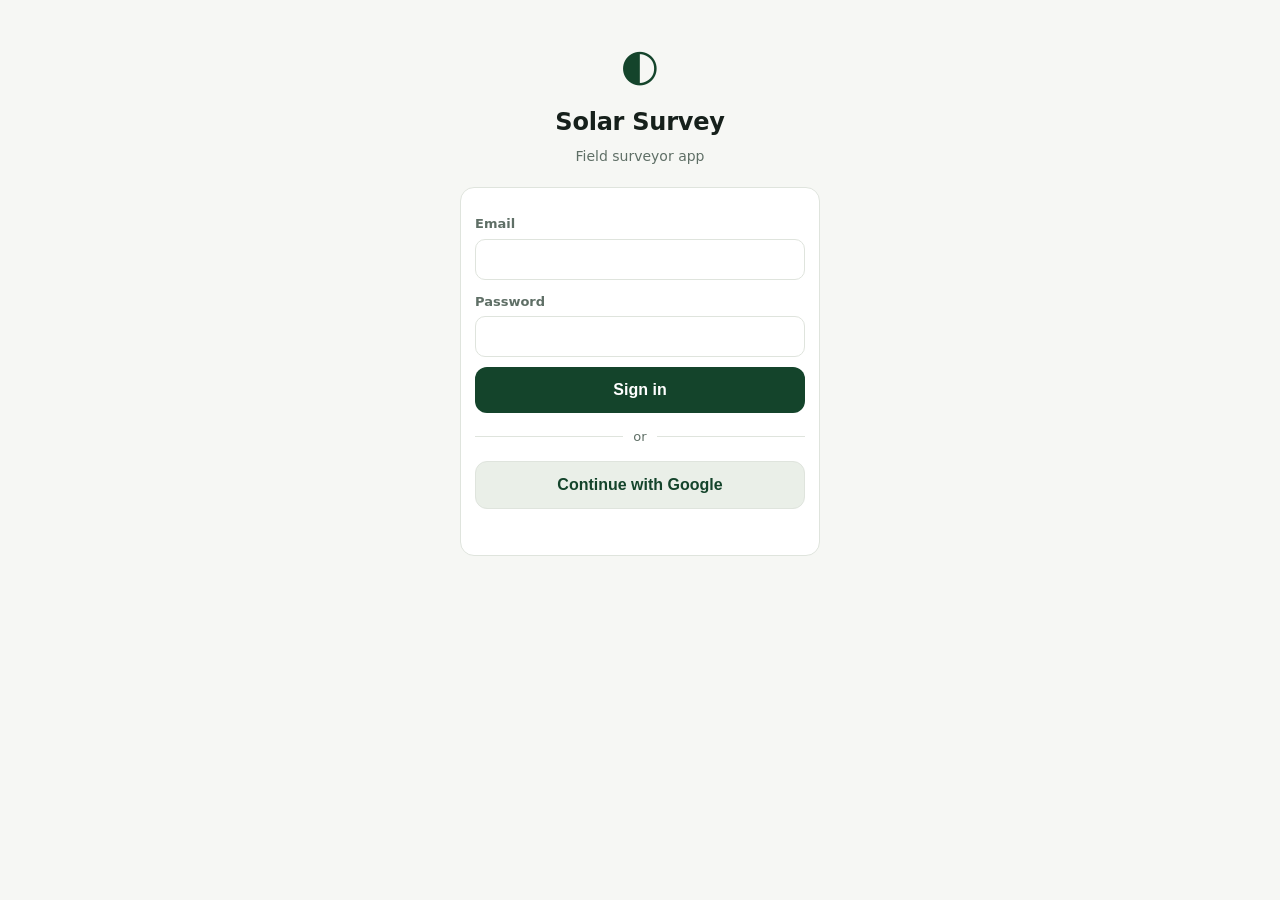
<file: survey/index.html>
<!doctype html>
<html lang="en">
<head>
<meta charset="utf-8">
<meta name="viewport" content="width=device-width, initial-scale=1, viewport-fit=cover">
<title>Solar Survey — Surveyor</title>
<meta name="theme-color" content="#14442b">
<meta name="description" content="Field survey capture — assignments, form, photos with compass and GPS.">

<!-- Installable / "Add to Home Screen" -->
<link rel="manifest" href="./manifest.webmanifest">
<link rel="icon" href="./icons/icon-192.png">
<link rel="apple-touch-icon" href="./icons/icon-192.png">
<meta name="apple-mobile-web-app-capable" content="yes">
<meta name="apple-mobile-web-app-status-bar-style" content="black-translucent">
<meta name="apple-mobile-web-app-title" content="Solar Survey">
<meta name="mobile-web-app-capable" content="yes">

<link rel="stylesheet" href="./app.css">
</head>
<body>

<div id="app"><div class="center"><div class="spinner"></div></div></div>

<!-- supabase-js ships as a UMD bundle -> plain script, sets window.supabase.
     Vendored (not a CDN) so the app still boots offline from the service-worker
     cache and has no third-party runtime dependency. -->
<script src="./vendor/supabase.js"></script>
<script type="module" src="./js/app.js"></script>

<script>
  // Scoped to this folder, so it never interferes with the Flutter portal's
  // own service worker at the site root.
  if ('serviceWorker' in navigator) {
    window.addEventListener('load', () => {
      navigator.serviceWorker.register('./sw.js').catch(() => {});
    });
  }
</script>
</body>
</html>
</file>
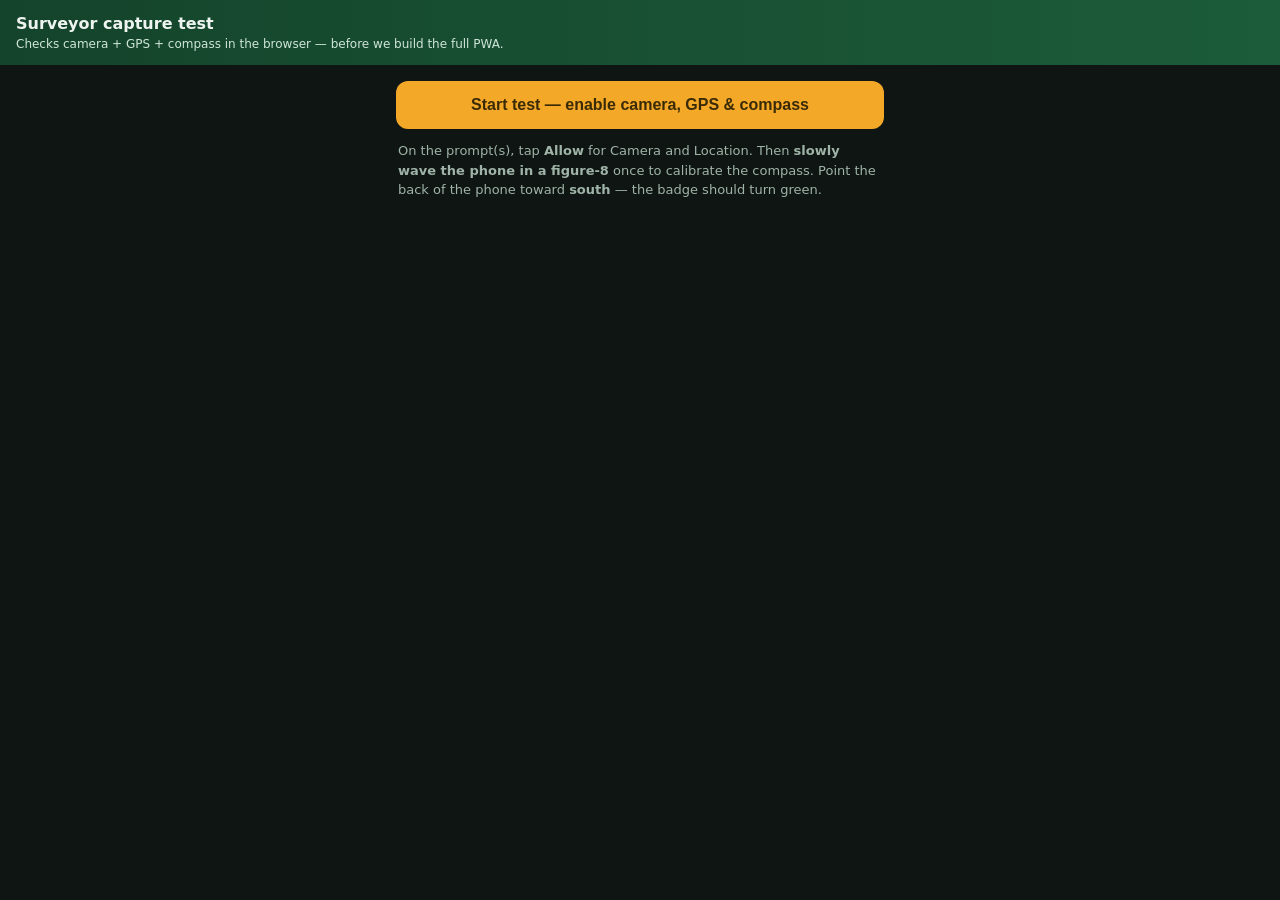
<file: compass-test.html>
<!doctype html>
<html lang="en">
<head>
<meta charset="utf-8">
<meta name="viewport" content="width=device-width, initial-scale=1, maximum-scale=1, user-scalable=no">
<meta name="theme-color" content="#0f2417">
<title>Surveyor PWA — Compass / Camera / GPS test</title>
<style>
  :root{ --pine:#14442b; --pine2:#1c5c3a; --amber:#f4a828; --south:#2e7d32; --bg:#0e1512; --card:#16201b; --line:#2a3a30; --text:#eef4f0; --mut:#9fb3a8; }
  *{ box-sizing:border-box; -webkit-tap-highlight-color:transparent; }
  body{ margin:0; font-family:system-ui,-apple-system,Segoe UI,Roboto,sans-serif; background:var(--bg); color:var(--text); }
  header{ padding:14px 16px; background:linear-gradient(90deg,var(--pine),var(--pine2)); }
  header h1{ margin:0; font-size:16px; font-weight:700; }
  header p{ margin:4px 0 0; font-size:12px; color:#cfe6d8; }
  .wrap{ padding:16px; max-width:520px; margin:0 auto; }
  .btn{ display:block; width:100%; border:0; border-radius:12px; padding:15px; font-size:16px; font-weight:700;
        background:var(--amber); color:#3a2b06; }
  .btn.sec{ background:var(--pine2); color:#fff; }
  .btn:disabled{ opacity:.5; }
  .hint{ font-size:13px; color:var(--mut); margin:12px 2px; line-height:1.5; }
  .camwrap{ position:relative; width:100%; aspect-ratio:3/4; background:#000; border-radius:14px; overflow:hidden; border:1px solid var(--line); }
  video{ width:100%; height:100%; object-fit:cover; display:block; }
  .dial{ position:absolute; top:12px; left:12px; width:96px; height:96px; border-radius:50%;
         background:rgba(0,0,0,.45); border:2px solid rgba(255,255,255,.6); }
  .rose{ position:absolute; inset:0; transition:transform .12s linear; }
  .tick{ position:absolute; left:50%; top:6px; transform-origin:50% 42px; font-size:11px; font-weight:800; color:#fff; margin-left:-6px; width:12px; text-align:center; }
  .tick.n{ color:#ff6b6b; }
  .needle{ position:absolute; left:50%; top:50%; width:2px; height:38px; background:var(--amber); transform-origin:50% 0; margin-left:-1px; }
  .pointer{ position:absolute; left:50%; top:2px; margin-left:-6px; border-left:6px solid transparent; border-right:6px solid transparent; border-bottom:9px solid #fff; }
  .south{ position:absolute; top:12px; right:12px; padding:8px 12px; border-radius:10px; font-weight:800; font-size:13px;
          background:rgba(0,0,0,.5); border:1px solid rgba(255,255,255,.35); color:#fff; }
  .south.ok{ background:var(--south); border-color:#fff; }
  .readout{ display:grid; grid-template-columns:1fr 1fr; gap:10px; margin-top:14px; }
  .cell{ background:var(--card); border:1px solid var(--line); border-radius:12px; padding:12px; }
  .cell .k{ font-size:11px; color:var(--mut); text-transform:uppercase; letter-spacing:.04em; }
  .cell .v{ font-size:20px; font-weight:800; margin-top:3px; }
  .cell.full{ grid-column:1/3; }
  #shot img{ width:100%; border-radius:12px; border:1px solid var(--line); margin-top:10px; }
  a.dl{ display:inline-block; margin-top:8px; color:var(--amber); font-weight:700; font-size:14px; }
  details{ margin-top:16px; background:var(--card); border:1px solid var(--line); border-radius:12px; padding:12px; }
  summary{ font-weight:700; font-size:14px; }
  pre{ white-space:pre-wrap; word-break:break-word; font-size:12px; color:var(--mut); margin:10px 0 0; }
  .err{ color:#ff8a8a; font-size:13px; margin-top:8px; }
</style>
</head>
<body>
<header>
  <h1>Surveyor capture test</h1>
  <p>Checks camera + GPS + compass in the browser — before we build the full PWA.</p>
</header>
<div class="wrap">
  <button id="start" class="btn">Start test — enable camera, GPS &amp; compass</button>
  <p class="hint">
    On the prompt(s), tap <b>Allow</b> for Camera and Location. Then <b>slowly wave the phone in a figure-8</b>
    once to calibrate the compass. Point the back of the phone toward <b>south</b> — the badge should turn green.
  </p>
  <div id="err" class="err"></div>

  <div id="stage" hidden>
    <div class="camwrap">
      <video id="cam" autoplay playsinline muted></video>
      <div class="dial">
        <div class="pointer"></div>
        <div id="rose" class="rose">
          <div class="tick n" style="transform:rotate(0deg)">N</div>
          <div class="tick" style="transform:rotate(90deg)">E</div>
          <div class="tick" style="transform:rotate(180deg)">S</div>
          <div class="tick" style="transform:rotate(270deg)">W</div>
          <div class="needle"></div>
        </div>
      </div>
      <div id="south" class="south">Point south</div>
    </div>

    <div class="readout">
      <div class="cell"><div class="k">Heading</div><div class="v"><span id="hdg">–</span>°</div></div>
      <div class="cell"><div class="k">Facing</div><div class="v" id="card">–</div></div>
      <div class="cell full"><div class="k">GPS (lat, lng · accuracy)</div><div class="v" id="gps" style="font-size:15px">waiting…</div></div>
    </div>

    <button id="capture" class="btn sec" style="margin-top:14px">Capture photo with watermark</button>
    <canvas id="canvas" hidden></canvas>
    <div id="shot"></div>

    <details>
      <summary>Diagnostics (screenshot &amp; send me this)</summary>
      <pre id="diag">–</pre>
    </details>
  </div>
</div>

<script>
(function(){
  var DIRS=['N','NNE','NE','ENE','E','ESE','SE','SSE','S','SSW','SW','WSW','W','WNW','NW','NNW'];
  function cardinal(h){ return DIRS[Math.round(h/22.5)%16]; }
  function isSouth(h){ return h>=135 && h<=225; }   // 180° ± 45°, matches the app rule
  // Smallest signed angle a-b, in [-180,180] — handles the 359°/0° wrap.
  function angDiff(a,b){ return ((a-b)%360+540)%360-180; }

  // Magnetometer output is noisy -> low-pass filter the heading. Average on the
  // unit circle (sin/cos) so the 359°->0° wrap doesn't average to ~180°.
  var sSin=null, sCos=null, SMOOTH=0.10, southState=false;
  function smooth(h){
    var r=h*Math.PI/180, s=Math.sin(r), c=Math.cos(r);
    if(sSin==null){ sSin=s; sCos=c; } else { sSin+=SMOOTH*(s-sSin); sCos+=SMOOTH*(c-sCos); }
    var o=Math.atan2(sSin,sCos)*180/Math.PI; return o<0?o+360:o;
  }
  // Hysteresis so the SOUTH badge doesn't flicker right at the 135/225 boundary.
  function southHyst(h){ southState = southState ? (h>=130&&h<=230) : (h>=135&&h<=225); return southState; }

  var start=document.getElementById('start'), stage=document.getElementById('stage'),
      errEl=document.getElementById('err'), cam=document.getElementById('cam'),
      rose=document.getElementById('rose'), southEl=document.getElementById('south'),
      hdgEl=document.getElementById('hdg'), cardEl=document.getElementById('card'),
      gpsEl=document.getElementById('gps'), diag=document.getElementById('diag'),
      captureBtn=document.getElementById('capture'), canvas=document.getElementById('canvas'),
      shot=document.getElementById('shot');

  var heading=null, headingSrc='—', lastEvt={}, pos=null, screenAngle=0;
  var gotAbsolute=false, shown=null;   // shown = last heading actually drawn (deadband)

  function showErr(m){ errEl.textContent=m; }
  function updateDiag(){
    diag.textContent = JSON.stringify({
      userAgent: navigator.userAgent,
      headingSource: headingSrc,
      heading: heading==null?null:Math.round(heading),
      cardinal: heading==null?null:cardinal(heading),
      south: heading==null?null:isSouth(heading),
      screenAngle: screenAngle,
      absoluteEventSupported: ('ondeviceorientationabsolute' in window),
      usingAbsolute: gotAbsolute,
      lastOrientation: lastEvt,
      gps: pos
    }, null, 2);
  }

  function handle(e){
    lastEvt = { absolute:e.absolute, alpha:round(e.alpha), beta:round(e.beta), gamma:round(e.gamma),
                webkitCompassHeading: (typeof e.webkitCompassHeading==='number')?round(e.webkitCompassHeading):undefined,
                webkitCompassAccuracy: e.webkitCompassAccuracy };
    var h=null;
    if(typeof e.webkitCompassHeading==='number' && !isNaN(e.webkitCompassHeading)){
      h = e.webkitCompassHeading; headingSrc='webkitCompassHeading (iOS)';
    } else if(e.alpha!=null){
      h = 360 - e.alpha; headingSrc = e.absolute ? 'alpha (Android, absolute)' : 'alpha (relative — may drift)';
    }
    if(h==null){ updateDiag(); return; }
    screenAngle = (screen.orientation && screen.orientation.angle) || window.orientation || 0;
    h = (h + screenAngle) % 360; if(h<0) h+=360;
    heading = smooth(h);
    // Deadband: only redraw the number/dial when the heading actually moves ~1°,
    // so sub-degree sensor jitter doesn't twitch the display.
    if(shown==null || Math.abs(angDiff(heading, shown))>=1){
      shown = heading;
      hdgEl.textContent = Math.round(shown);
      cardEl.textContent = cardinal(shown);
      rose.style.transform = 'rotate(' + (-shown) + 'deg)';   // rotate rose so N points to real north
    }
    var s = southHyst(heading);
    southEl.textContent = s ? 'SOUTH ✓' : 'Point south';
    southEl.className = 'south' + (s?' ok':'');
    updateDiag();
  }
  // Prefer the ABSOLUTE (true-north) sensor. Many Android phones ALSO fire the
  // plain `deviceorientation` event with a relative/drifting heading; feeding
  // both into one handler makes them fight and the dial flickers. So once an
  // absolute reading has arrived, ignore the relative stream entirely.
  function onAbsolute(e){ gotAbsolute=true; handle(e); }
  function onRelative(e){ if(gotAbsolute) return; handle(e); }
  function round(v){ return v==null?null:Math.round(v*10)/10; }

  async function begin(){
    showErr('');
    // 1) compass permission (iOS 13+ needs an explicit request on a tap)
    try{
      if(typeof DeviceOrientationEvent!=='undefined' && typeof DeviceOrientationEvent.requestPermission==='function'){
        var p = await DeviceOrientationEvent.requestPermission();
        if(p!=='granted') showErr('Compass permission denied — heading will not show.');
      }
    }catch(e){ /* non-iOS throws; ignore */ }
    if('ondeviceorientationabsolute' in window){
      window.addEventListener('deviceorientationabsolute', onAbsolute, true);
    }
    window.addEventListener('deviceorientation', onRelative, true);

    // 2) camera (rear)
    try{
      var stream = await navigator.mediaDevices.getUserMedia({ video:{ facingMode:{ ideal:'environment' } }, audio:false });
      cam.srcObject = stream;
    }catch(e){ showErr('Camera error: '+e.message); }

    // 3) GPS
    if(navigator.geolocation){
      navigator.geolocation.watchPosition(function(p){
        pos = { lat:+p.coords.latitude.toFixed(6), lng:+p.coords.longitude.toFixed(6), acc:Math.round(p.coords.accuracy) };
        gpsEl.textContent = pos.lat+', '+pos.lng+'  (±'+pos.acc+' m)';
        updateDiag();
      }, function(e){ gpsEl.textContent='GPS error: '+e.message; },
      { enableHighAccuracy:true, maximumAge:2000, timeout:15000 });
    } else { gpsEl.textContent='No geolocation support'; }

    start.hidden = true; stage.hidden = false; updateDiag();
  }

  function capture(){
    if(!cam.videoWidth){ showErr('Camera not ready yet.'); return; }
    var w=cam.videoWidth, h=cam.videoHeight, ctx=canvas.getContext('2d');
    canvas.width=w; canvas.height=h;
    ctx.drawImage(cam,0,0,w,h);
    var pad=Math.round(w*0.03), fs=Math.round(w*0.033), bh=fs*3.4;
    // caption band
    ctx.fillStyle='rgba(0,0,0,0.55)'; ctx.fillRect(0,h-bh,w,bh);
    ctx.fillStyle='#fff'; ctx.font='600 '+fs+'px system-ui,sans-serif'; ctx.textBaseline='top';
    var gpsTxt = pos ? ('GPS '+pos.lat+', '+pos.lng+'  (±'+pos.acc+'m)') : 'GPS unavailable';
    var hd = heading==null?'—':(Math.round(heading)+'° '+cardinal(heading));
    ctx.fillText(gpsTxt, pad, h-bh+pad*0.6);
    ctx.fillText('Heading '+hd+(heading!=null&&isSouth(heading)?'   ✓ SOUTH FACING':''), pad, h-bh+pad*0.6+fs*1.2);
    ctx.fillText(new Date().toLocaleString(), pad, h-bh+pad*0.6+fs*2.4);
    if(heading!=null && isSouth(heading)){
      ctx.fillStyle='#2e7d32'; ctx.fillRect(pad,pad,fs*7.5,fs*1.7);
      ctx.fillStyle='#fff'; ctx.font='800 '+fs+'px system-ui'; ctx.fillText('SOUTH FACING', pad+fs*0.4, pad+fs*0.35);
    }
    var url = canvas.toDataURL('image/jpeg',0.9);
    shot.innerHTML = '<img src="'+url+'"><br><a class="dl" href="'+url+'" download="capture-test.jpg">Download this photo</a>';
  }

  start.addEventListener('click', begin);
  captureBtn.addEventListener('click', capture);
})();
</script>
</body>
</html>
</file>
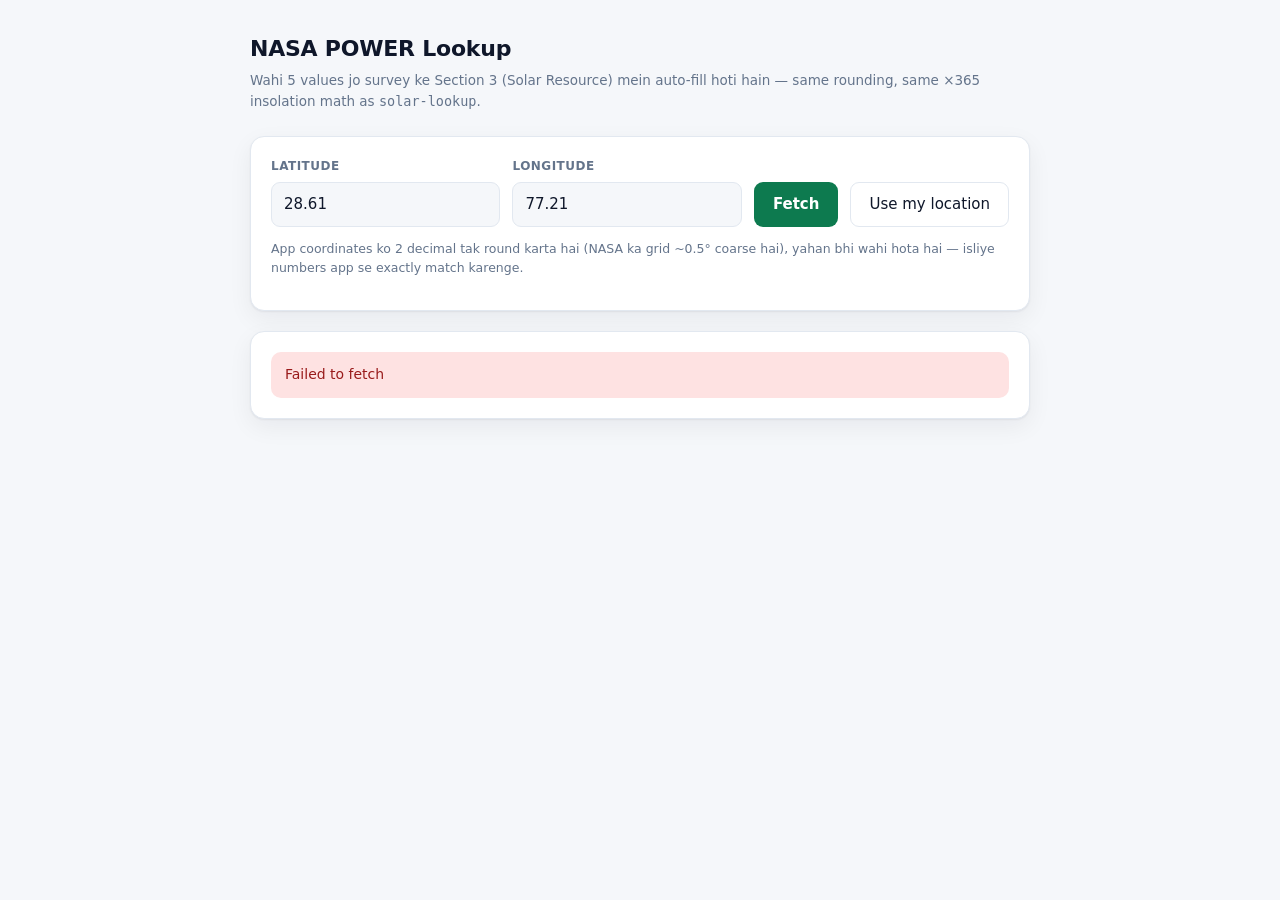
<file: nasa.html>
<!doctype html>
<html lang="en">
<head>
<meta charset="utf-8">
<meta name="viewport" content="width=device-width, initial-scale=1">
<title>NASA POWER Lookup — Solar Survey</title>
<style>
  :root {
    --bg: #f5f7fa; --card: #ffffff; --ink: #0f172a; --muted: #64748b;
    --line: #e2e8f0; --accent: #0d7a4f; --accent-soft: #e7f5ee; --warn: #b45309;
    --shadow: 0 1px 2px rgba(15,23,42,.06), 0 8px 24px rgba(15,23,42,.06);
  }
  @media (prefers-color-scheme: dark) {
    :root {
      --bg: #0b1120; --card: #131c2e; --ink: #e8eef7; --muted: #93a3b8;
      --line: #253349; --accent: #34d399; --accent-soft: #12291f; --warn: #fbbf24;
      --shadow: 0 1px 2px rgba(0,0,0,.4), 0 8px 24px rgba(0,0,0,.35);
    }
  }
  * { box-sizing: border-box; }
  body {
    margin: 0; padding: 32px 20px 64px; background: var(--bg); color: var(--ink);
    font: 15px/1.55 system-ui, -apple-system, "Segoe UI", Roboto, sans-serif;
  }
  .wrap { max-width: 780px; margin: 0 auto; }
  h1 { font-size: 22px; margin: 0 0 4px; letter-spacing: -.01em; }
  .sub { color: var(--muted); font-size: 13.5px; margin: 0 0 24px; }
  .card {
    background: var(--card); border: 1px solid var(--line); border-radius: 14px;
    padding: 20px; box-shadow: var(--shadow); margin-bottom: 20px;
  }
  .row { display: flex; gap: 12px; flex-wrap: wrap; align-items: flex-end; }
  .field { flex: 1 1 150px; min-width: 140px; }
  label { display: block; font-size: 12px; font-weight: 600; color: var(--muted);
          text-transform: uppercase; letter-spacing: .04em; margin-bottom: 6px; }
  input {
    width: 100%; padding: 10px 12px; font: inherit; color: var(--ink);
    background: var(--bg); border: 1px solid var(--line); border-radius: 9px;
  }
  input:focus { outline: 2px solid var(--accent); outline-offset: 1px; border-color: transparent; }
  button {
    padding: 10px 18px; font: inherit; font-weight: 600; border-radius: 9px;
    border: 1px solid transparent; background: var(--accent); color: #fff; cursor: pointer;
  }
  button.ghost { background: transparent; border-color: var(--line); color: var(--ink); font-weight: 500; }
  button:disabled { opacity: .55; cursor: default; }
  .hint { font-size: 12.5px; color: var(--muted); margin-top: 12px; }
  .grid { display: grid; grid-template-columns: repeat(auto-fit, minmax(150px, 1fr)); gap: 12px; }
  .stat { background: var(--accent-soft); border-radius: 11px; padding: 14px 16px; }
  .stat .k { font-size: 12px; color: var(--muted); font-weight: 600; }
  .stat .v { font-size: 24px; font-weight: 700; letter-spacing: -.02em; margin-top: 2px;
             font-variant-numeric: tabular-nums; }
  .stat .u { font-size: 13px; font-weight: 500; color: var(--muted); margin-left: 3px; }
  .tablewrap { overflow-x: auto; margin-top: 20px; }
  table { border-collapse: collapse; width: 100%; font-size: 13px; font-variant-numeric: tabular-nums; }
  th, td { padding: 7px 10px; text-align: right; border-bottom: 1px solid var(--line); white-space: nowrap; }
  th:first-child, td:first-child { text-align: left; font-weight: 600; }
  thead th { color: var(--muted); font-size: 11.5px; text-transform: uppercase; letter-spacing: .04em; }
  tbody tr:last-child td { border-bottom: none; background: var(--accent-soft); font-weight: 700; }
  .url { font-family: ui-monospace, "Cascadia Code", Consolas, monospace; font-size: 11.5px;
         color: var(--muted); word-break: break-all; margin-top: 16px;
         padding-top: 14px; border-top: 1px solid var(--line); }
  .url a { color: var(--accent); }
  .msg { padding: 12px 14px; border-radius: 10px; font-size: 14px; }
  .msg.err { background: #fee2e2; color: #991b1b; }
  @media (prefers-color-scheme: dark) { .msg.err { background: #3b1418; color: #fca5a5; } }
  .note { font-size: 12.5px; color: var(--warn); margin-top: 14px; }
  h2 { font-size: 15px; margin: 0 0 14px; }
</style>
</head>
<body>
<div class="wrap">
  <h1>NASA POWER Lookup</h1>
  <p class="sub">Wahi 5 values jo survey ke Section 3 (Solar Resource) mein auto-fill hoti hain —
     same rounding, same &times;365 insolation math as <code>solar-lookup</code>.</p>

  <div class="card">
    <div class="row">
      <div class="field">
        <label for="lat">Latitude</label>
        <input id="lat" type="number" step="any" value="28.61" placeholder="28.61">
      </div>
      <div class="field">
        <label for="lon">Longitude</label>
        <input id="lon" type="number" step="any" value="77.21" placeholder="77.21">
      </div>
      <button id="go">Fetch</button>
      <button id="loc" class="ghost">Use my location</button>
    </div>
    <p class="hint">App coordinates ko 2 decimal tak round karta hai (NASA ka grid ~0.5&deg; coarse hai),
       yahan bhi wahi hota hai — isliye numbers app se exactly match karenge.</p>
  </div>

  <div id="out"></div>
</div>

<script>
const MONTHS = ['JAN','FEB','MAR','APR','MAY','JUN','JUL','AUG','SEP','OCT','NOV','DEC'];
const PARAMS = 'T2M,T2M_MAX,T2M_MIN,ALLSKY_SFC_SW_DWN,WS10M';
const round2 = n => Math.round(n * 100) / 100;
const r1 = n => (Math.round(n * 10) / 10).toFixed(1);
const out = document.getElementById('out');

function buildUrl(lat, lon) {
  return 'https://power.larc.nasa.gov/api/temporal/climatology/point'
    + '?parameters=' + PARAMS + '&community=RE'
    + '&longitude=' + lon + '&latitude=' + lat + '&format=JSON';
}

async function fetchData() {
  const lat = round2(parseFloat(document.getElementById('lat').value));
  const lon = round2(parseFloat(document.getElementById('lon').value));
  if (Number.isNaN(lat) || Number.isNaN(lon) ||
      lat < -90 || lat > 90 || lon < -180 || lon > 180) {
    out.innerHTML = '<div class="card"><div class="msg err">Valid lat (-90..90) aur lon (-180..180) daalo.</div></div>';
    return;
  }
  const url = buildUrl(lat, lon);
  const btn = document.getElementById('go');
  btn.disabled = true; btn.textContent = 'Fetching…';
  try {
    const resp = await fetch(url);
    if (!resp.ok) throw new Error('NASA POWER responded ' + resp.status);
    const body = await resp.json();
    const p = body && body.properties && body.properties.parameter;
    if (!p) throw new Error('Unexpected NASA POWER response.');
    render(p, lat, lon, url, body.header);
  } catch (e) {
    out.innerHTML = '<div class="card"><div class="msg err">' + e.message + '</div></div>';
  } finally {
    btn.disabled = false; btn.textContent = 'Fetch';
  }
}

function render(p, lat, lon, url, header) {
  const ann = k => { const v = p[k] && p[k].ANN; return typeof v === 'number' ? v : NaN; };
  const t2m = ann('T2M'), tmax = ann('T2M_MAX'), tmin = ann('T2M_MIN'),
        sw = ann('ALLSKY_SFC_SW_DWN'), ws = ann('WS10M');

  if ([t2m, tmax, tmin, sw, ws].some(v => Number.isNaN(v) || v <= -998)) {
    out.innerHTML = '<div class="card"><div class="msg err">No solar data for this location '
      + '(NASA fill value -999 — samundar ya out-of-grid point).</div></div>';
    return;
  }

  const stats = [
    ['Avg temperature', r1(t2m), '°C'],
    ['Max temperature', r1(tmax), '°C'],
    ['Min temperature', r1(tmin), '°C'],
    ['Annual insolation', String(Math.round(sw * 365)), 'kWh/m²/yr'],
    ['Avg wind speed', r1(ws), 'm/s'],
  ].map(s => '<div class="stat"><div class="k">' + s[0] + '</div>'
    + '<div class="v">' + s[1] + '<span class="u">' + s[2] + '</span></div></div>').join('');

  const keys = [
    ['T2M', 'Avg temp (°C)'], ['T2M_MAX', 'Max temp (°C)'], ['T2M_MIN', 'Min temp (°C)'],
    ['ALLSKY_SFC_SW_DWN', 'Insolation (kWh/m²/day)'], ['WS10M', 'Wind (m/s)'],
  ];
  const head = '<tr><th>Month</th>' + keys.map(k => '<th>' + k[1] + '</th>').join('') + '</tr>';
  const rows = MONTHS.concat(['ANN']).map(m =>
    '<tr><td>' + (m === 'ANN' ? 'Annual' : m) + '</td>'
    + keys.map(k => '<td>' + (p[k[0]][m] != null ? p[k[0]][m] : '—') + '</td>').join('')
    + '</tr>').join('');

  out.innerHTML =
    '<div class="card"><h2>App mein jo bharega (' + lat + ', ' + lon + ')</h2>'
    + '<div class="grid">' + stats + '</div>'
    + '<p class="note">Insolation = ' + sw + ' kWh/m²/day &times; 365 = '
    + Math.round(sw * 365) + ' kWh/m²/year</p>'
    + '<div class="url">Source: <a href="' + url + '" target="_blank" rel="noopener">' + url + '</a></div>'
    + '</div>'
    + '<div class="card"><h2>Monthly breakdown</h2>'
    + '<div class="tablewrap"><table><thead>' + head + '</thead><tbody>' + rows + '</tbody></table></div>'
    + (header && header.range ? '<p class="hint">' + header.range + '</p>' : '')
    + '</div>';
}

document.getElementById('go').addEventListener('click', fetchData);
document.getElementById('loc').addEventListener('click', () => {
  navigator.geolocation.getCurrentPosition(
    pos => {
      document.getElementById('lat').value = round2(pos.coords.latitude);
      document.getElementById('lon').value = round2(pos.coords.longitude);
      fetchData();
    },
    err => { out.innerHTML = '<div class="card"><div class="msg err">Location nahi mili: '
      + err.message + '</div></div>'; },
    { enableHighAccuracy: true, timeout: 10000 }
  );
});
[document.getElementById('lat'), document.getElementById('lon')].forEach(el =>
  el.addEventListener('keydown', e => { if (e.key === 'Enter') fetchData(); }));

fetchData();
</script>
</body>
</html>
</file>
<file: survey/app.css>
/* Surveyor PWA styles.
 *
 * Deliberately LIGHT and high-contrast: surveyors use this outdoors in direct
 * sun, where a dark UI is hard to read. Brand colours match the Ops portal
 * (deep pine + amber) from web/lib/theme/app_theme.dart. System fonts only —
 * no webfont download, so the app boots instantly and works offline.
 */
:root {
  --pine:#14442b; --pine2:#1c5c3a; --amber:#f4a828; --amber-d:#8a5b00;
  --south:#2e7d32; --danger:#b3261e; --warn:#8a5b00;
  --bg:#f6f7f4; --card:#fff; --line:#dfe4dd; --text:#16201b; --mut:#5f6f66;
  --radius:14px;
}
* { box-sizing:border-box; -webkit-tap-highlight-color:transparent; }
html, body { margin:0; padding:0; }
body {
  background:var(--bg); color:var(--text); font:16px/1.5 system-ui,-apple-system,
  "Segoe UI",Roboto,sans-serif;
  padding-bottom:env(safe-area-inset-bottom);
}
h1,h2,h3 { margin:0; font-weight:800; letter-spacing:-.01em; }
p { margin:6px 0; }
.mut { color:var(--mut); }
.sm { font-size:13px; }
.req { color:var(--danger); margin-left:3px; }
.center { min-height:70vh; display:grid; place-items:center; }
.row { display:flex; gap:10px; align-items:center; }
.row.between { justify-content:space-between; }

/* ── chrome ──────────────────────────────────────────────────────────────── */
.top {
  display:flex; align-items:center; gap:10px; padding:14px 16px;
  padding-top:calc(14px + env(safe-area-inset-top));
  background:linear-gradient(90deg,var(--pine),var(--pine2)); color:#fff;
  position:sticky; top:0; z-index:5;
}
.top h1 { font-size:17px; }
.top p { margin:2px 0 0; font-size:12px; color:#cfe6d8;
  overflow:hidden; text-overflow:ellipsis; white-space:nowrap; max-width:60vw; }
.top .icon {
  margin-left:auto; background:rgba(255,255,255,.14); color:#fff; border:0;
  width:38px; height:38px; border-radius:10px; font-size:20px; line-height:1;
}
.top #backBtn { margin-left:0; font-size:26px; }
.wrap { padding:16px; max-width:640px; margin:0 auto; }

.progress { height:4px; background:var(--line); }
.progress div { height:100%; background:var(--amber); transition:width .2s; }

.nav {
  position:sticky; bottom:0; display:flex; gap:12px; padding:12px 16px;
  padding-bottom:calc(12px + env(safe-area-inset-bottom));
  background:var(--card); border-top:1px solid var(--line);
}
.nav .btn { flex:1; }

/* ── blocks ──────────────────────────────────────────────────────────────── */
.card {
  background:var(--card); border:1px solid var(--line); border-radius:var(--radius);
  padding:14px; margin-bottom:12px;
}
button.card { display:block; width:100%; text-align:left; font:inherit; color:inherit; }
.card.tap:active { background:#eef2ec; }
.card h3 { font-size:15px; margin-bottom:8px; }

.btn {
  display:block; width:100%; border:0; border-radius:12px; padding:14px;
  font-size:16px; font-weight:700; background:var(--pine); color:#fff; margin-top:10px;
}
.btn:active { filter:brightness(.92); }
.btn:disabled { opacity:.55; }
.btn.ghost { background:#eaefe8; color:var(--pine); border:1px solid var(--line); }
.btn.danger { background:var(--danger); color:#fff; }
.btn.ghost.danger { background:#fdecea; color:var(--danger); border-color:#f5c6c2; }
.link { background:none; border:0; color:var(--pine); font-weight:700; font-size:14px; padding:4px; }
.link.danger { color:var(--danger); }

label { display:block; margin-top:12px; font-size:13px; font-weight:600; color:var(--mut); }
input, select, textarea {
  display:block; width:100%; margin-top:5px; padding:12px; font:16px/1.4 inherit;
  color:var(--text); background:#fff; border:1px solid var(--line); border-radius:10px;
}
input:focus, select:focus, textarea:focus { outline:2px solid var(--amber); border-color:transparent; }
textarea { resize:vertical; }

.tabs { display:flex; gap:8px; margin-bottom:12px; }
.tab { flex:1; padding:10px; border:1px solid var(--line); background:#fff;
  border-radius:10px; font-weight:700; color:var(--mut); font-size:14px; }
.tab.on { background:var(--pine); color:#fff; border-color:var(--pine); }

.chip { font-size:11px; font-weight:800; padding:4px 8px; border-radius:99px;
  background:#eaefe8; color:var(--mut); text-transform:uppercase; letter-spacing:.03em; }
.chip.scheduled { background:#e7effb; color:#17457e; }
.chip.in_progress { background:#fdf0d8; color:var(--amber-d); }
.chip.pending_review { background:#f1e6f9; color:#6a1b9a; }
.chip.changes_requested { background:#fbe3d8; color:#d84315; }
.chip.approved { background:#d9f0f2; color:#00838f; }
.chip.completed { background:#e3f2e5; color:var(--south); }
.chip.not_done { background:#fdecea; color:var(--danger); }

.banner { background:#fdf0d8; color:var(--amber-d); padding:10px 16px; font-size:14px;
  font-weight:600; display:flex; align-items:center; gap:8px; }
.banner.warn { background:#eef2ec; color:var(--mut); }
.empty { text-align:center; padding:28px 12px; color:var(--mut); }
.day { margin:18px 0 8px; font-size:13px; text-transform:uppercase;
  letter-spacing:.05em; color:var(--mut); }
.hintbar { background:#fdf0d8; color:var(--amber-d); border-radius:10px;
  padding:8px 10px; font-size:13px; font-weight:600; }
.hintbar.ok { background:#e3f2e5; color:var(--south); }
/* Informational banner at the top of a step (e.g. the Photos step note). */
.notebar { background:#e9f0ea; color:var(--pine); border:1px solid var(--line);
  border-radius:var(--radius); padding:12px 14px; font-size:13px;
  font-weight:600; margin-bottom:12px; }
.err { color:var(--danger); font-size:14px; min-height:20px; }

/* ── photos ──────────────────────────────────────────────────────────────── */
.grid { display:grid; grid-template-columns:repeat(3,1fr); gap:8px; margin-top:10px; }
.thumb { position:relative; aspect-ratio:1; border-radius:10px; overflow:hidden;
  border:1px solid var(--line); }
.thumb img { width:100%; height:100%; object-fit:cover; display:block; }
.thumb .x { position:absolute; top:4px; right:4px; width:24px; height:24px;
  border:0; border-radius:50%; background:rgba(0,0,0,.6); color:#fff; font-size:12px; }
.s-badge { position:absolute; bottom:4px; left:4px; background:var(--south); color:#fff;
  font-size:11px; font-weight:800; padding:2px 6px; border-radius:6px; }
.slot { background:var(--card); border:1px solid var(--line); border-radius:var(--radius);
  padding:14px; margin-bottom:12px; }
.slot.has { border-color:var(--south); }
.slot img { width:100%; border-radius:10px; margin-top:8px; display:block; }

/* ── auth ────────────────────────────────────────────────────────────────── */
.auth { max-width:400px; margin:0 auto; padding:32px 20px; }
.brand { text-align:center; margin-bottom:20px; }
.brand .logo { font-size:44px; color:var(--pine); }
.brand h1 { font-size:24px; margin-top:6px; }
.brand p { color:var(--mut); font-size:14px; }
.or { display:flex; align-items:center; gap:10px; margin:14px 0; color:var(--mut); font-size:13px; }
.or::before, .or::after { content:""; flex:1; height:1px; background:var(--line); }

/* ── sheets & toasts ─────────────────────────────────────────────────────── */
.sheet-wrap { position:fixed; inset:0; background:rgba(0,0,0,.45); z-index:40;
  display:flex; align-items:flex-end; }
.sheet { background:var(--card); width:100%; border-radius:18px 18px 0 0; padding:20px;
  padding-bottom:calc(20px + env(safe-area-inset-bottom)); max-height:85vh; overflow:auto; }
.sheet h3 { font-size:18px; }
.sheet .row { margin-top:12px; }
.sheet .row .btn { flex:1; }
.chips { display:flex; flex-wrap:wrap; gap:8px; margin-top:12px; }
.pick { border:1px solid var(--line); background:#fff; border-radius:99px;
  padding:8px 12px; font-size:13px; font-weight:600; color:var(--text); }

.toast { position:fixed; left:16px; right:16px; bottom:24px; z-index:60;
  background:#16201b; color:#fff; padding:13px 16px; border-radius:12px; font-size:14px;
  font-weight:600; opacity:0; transform:translateY(12px); transition:.25s; }
.toast.in { opacity:1; transform:none; }
.toast.ok { background:var(--south); }
.toast.err { background:var(--danger); }
.toast.warn { background:var(--warn); }

.spinner { width:34px; height:34px; border:3px solid var(--line);
  border-top-color:var(--pine); border-radius:50%; animation:spin .8s linear infinite; }
@keyframes spin { to { transform:rotate(360deg); } }

/* ── camera overlay ──────────────────────────────────────────────────────── */
.cam-overlay { position:fixed; inset:0; z-index:80; background:#000; color:#fff;
  display:flex; flex-direction:column; }
.cam-top { display:flex; align-items:center; gap:12px; padding:12px 14px;
  padding-top:calc(12px + env(safe-area-inset-top)); }
.cam-x { background:rgba(255,255,255,.16); color:#fff; border:0; width:36px; height:36px;
  border-radius:50%; font-size:16px; }
.cam-title { font-weight:700; font-size:15px; }
.cam-stage { position:relative; flex:1; overflow:hidden; }
.cam-stage video { width:100%; height:100%; object-fit:cover; display:block; }

.dial { position:absolute; top:12px; left:12px; width:92px; height:92px; border-radius:50%;
  background:rgba(0,0,0,.45); border:2px solid rgba(255,255,255,.6); }
.pointer { position:absolute; left:50%; top:2px; margin-left:-6px; z-index:2;
  border-left:6px solid transparent; border-right:6px solid transparent; border-bottom:9px solid #fff; }
.rose { position:absolute; inset:0; transition:transform .12s linear; }
.tick { position:absolute; font-size:11px; font-weight:800; color:#fff; }
.tick.n { top:5px; left:50%; transform:translateX(-50%); color:#ff6b6b; }
.tick.e { right:6px; top:50%; transform:translateY(-50%); }
.tick.s { bottom:5px; left:50%; transform:translateX(-50%); }
.tick.w { left:6px; top:50%; transform:translateY(-50%); }
.needle { position:absolute; left:50%; top:50%; width:2px; height:34px;
  background:var(--amber); transform-origin:50% 0; margin-left:-1px; }

.cam-badge { position:absolute; top:12px; right:12px; padding:8px 12px; border-radius:10px;
  font-weight:800; font-size:13px; background:rgba(0,0,0,.5);
  border:1px solid rgba(255,255,255,.35); }
.cam-badge.ok { background:var(--south); border-color:#fff; }
.cam-readout { position:absolute; left:12px; right:12px; bottom:12px; font-size:13px;
  font-weight:600; background:rgba(0,0,0,.5); padding:8px 10px; border-radius:10px; }
.cam-bottom { padding:14px; padding-bottom:calc(18px + env(safe-area-inset-bottom));
  text-align:center; }
.cam-hint { margin:0 0 10px; font-size:13px; color:#cfe6d8; }
.cam-shot { width:72px; height:72px; border-radius:50%; background:#fff;
  border:5px solid rgba(255,255,255,.35); }
.cam-shot:active { transform:scale(.94); }
</file>
